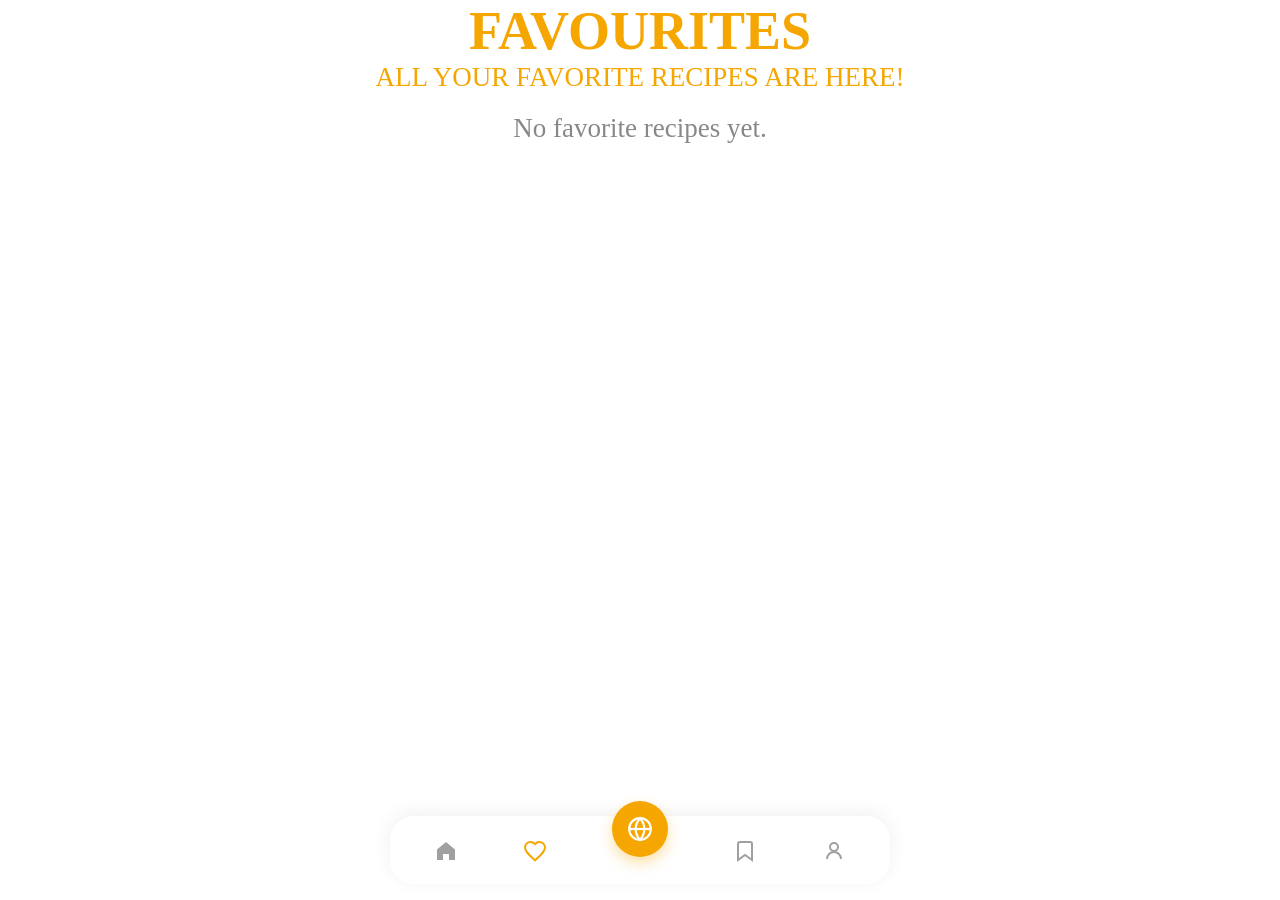
<file: fav.html>
<!DOCTYPE html>
<html lang="en">
<head>
    <meta charset="UTF-8">
    <title>Favourite Page</title>
    <link rel="stylesheet" href="travel.css">
</head>
<body class="footer_pages">

<div>
       <h1>FAVOURITES</h1>
    <p>ALL YOUR FAVORITE RECIPES ARE HERE!</p>
</div>         

<div class="list" id="favoritesList"></div>

     <footer class="bottom-nav">
    <!--Home-->
    <a href="travel.html" class="nav-item" aria-label="Home">
      <svg viewBox="0 0 24 24" fill="currentColor">
        <path d="M12 3l9 7.5v10.5h-6v-6h-6v6H3V10.5L12 3z"/>
      </svg>
    </a>

    <!--Favorites-->
    <a href="fav.html" class="nav-item active" aria-label="Favorites">
      <svg viewBox="0 0 24 24" fill="none" stroke="currentColor" stroke-width="2">
        <path d="M12 21.35l-1.45-1.32C5.4 15.36 2 12.28 2 8.5 2 5.42 4.42 3 7.5 3c1.74 0 3.41.81 4.5 2.09C13.09 3.81 14.76 3 16.5 3 19.58 3 22 5.42 22 8.5c0 3.78-3.4 6.86-8.55 11.54L12 21.35z"/>
      </svg>
    </a>

    <!--Center Globe-->
      <a href="web.html" class="nav-item">
              <button class="center-btn" aria-label="Locate">
      <svg viewBox="0 0 24 24" fill="none" stroke="currentColor" stroke-width="2">
        <circle cx="12" cy="12" r="10"/>
        <line x1="2" y1="12" x2="22" y2="12"/>
        <path d="M12 2a15.3 15.3 0 0 1 4 10 15.3 15.3 0 0 1-4 10 15.3 15.3 0 0 1-4-10 15.3 15.3 0 0 1 4-10z"/>
      </svg>
    </button>
      </a>

    <!-- Bookmark -->
    <a href="save.html" class="nav-item" aria-label="Saved">
      <svg viewBox="0 0 24 24" fill="none" stroke="currentColor" stroke-width="2">
        <path d="M19 21l-7-5-7 5V5a2 2 0 0 1 2-2h10a2 2 0 0 1 2 2z"/>
      </svg>
    </a>

    <!--Profile -->
    <a href="profile.html" class="nav-item" aria-label="Profile">
      <svg viewBox="0 0 24 24" fill="none" stroke="currentColor" stroke-width="2">
        <circle cx="12" cy="8" r="4"/>
        <path d="M5 20c0-3.87 3.13-7 7-7s7 3.13 7 7"/>
      </svg>
    </a>
  </footer>

 <script src="travel.js"></script>
</body>
</html>
</file>
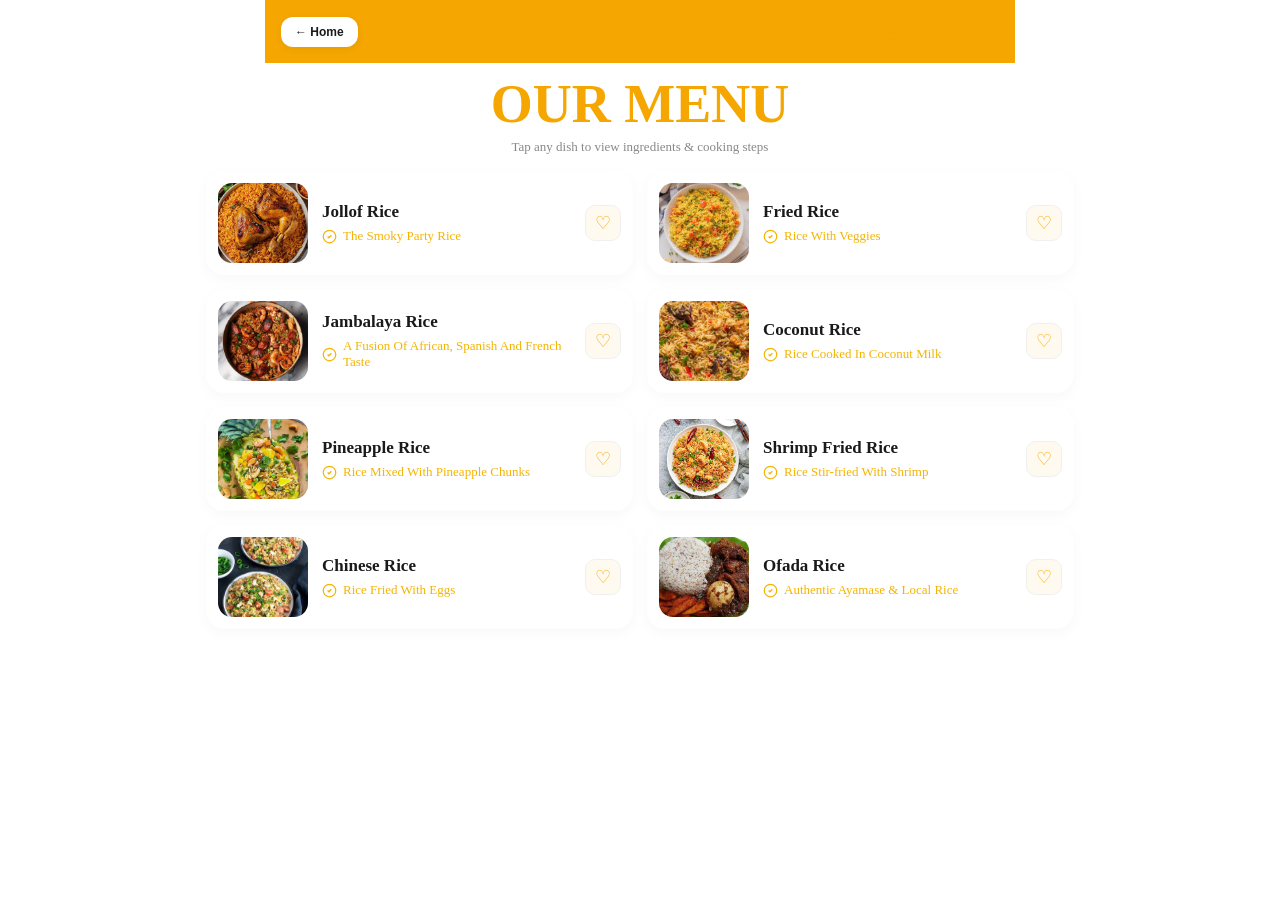
<file: menu.html>
<!DOCTYPE html>
<html lang="en">
<head>
  <meta charset="UTF-8">
  <meta name="viewport" content="width=device-width, initial-scale=1.0">
  <title> Menu Page</title>
  <link rel="stylesheet" href="travel.css">
</head>
<body class="footer_pages">

  <!-- Top Header -->
  <header class="detail-header">
    <a href="travel.html" class="back-btn">← Home</a>
    <span class="guide-badge">Menu Page</span>
  </header>

  <main style="max-width: 900px; margin: 0 auto; padding: 0 16px 90px;">
    <h1 style="color: #f5a600; margin: 10px 0 4px;">OUR MENU</h1>
    <p style="color: #888; font-size: 13px; margin: 0 0 16px;">Tap any dish to view ingredients & cooking steps</p>

    <!-- All Menu Cards Render Here -->
    <section id="fullMenuContainer" class="menu-grid"></section>
  </main>

  <script src="travel.js"></script>
</body>
</html>
</file>
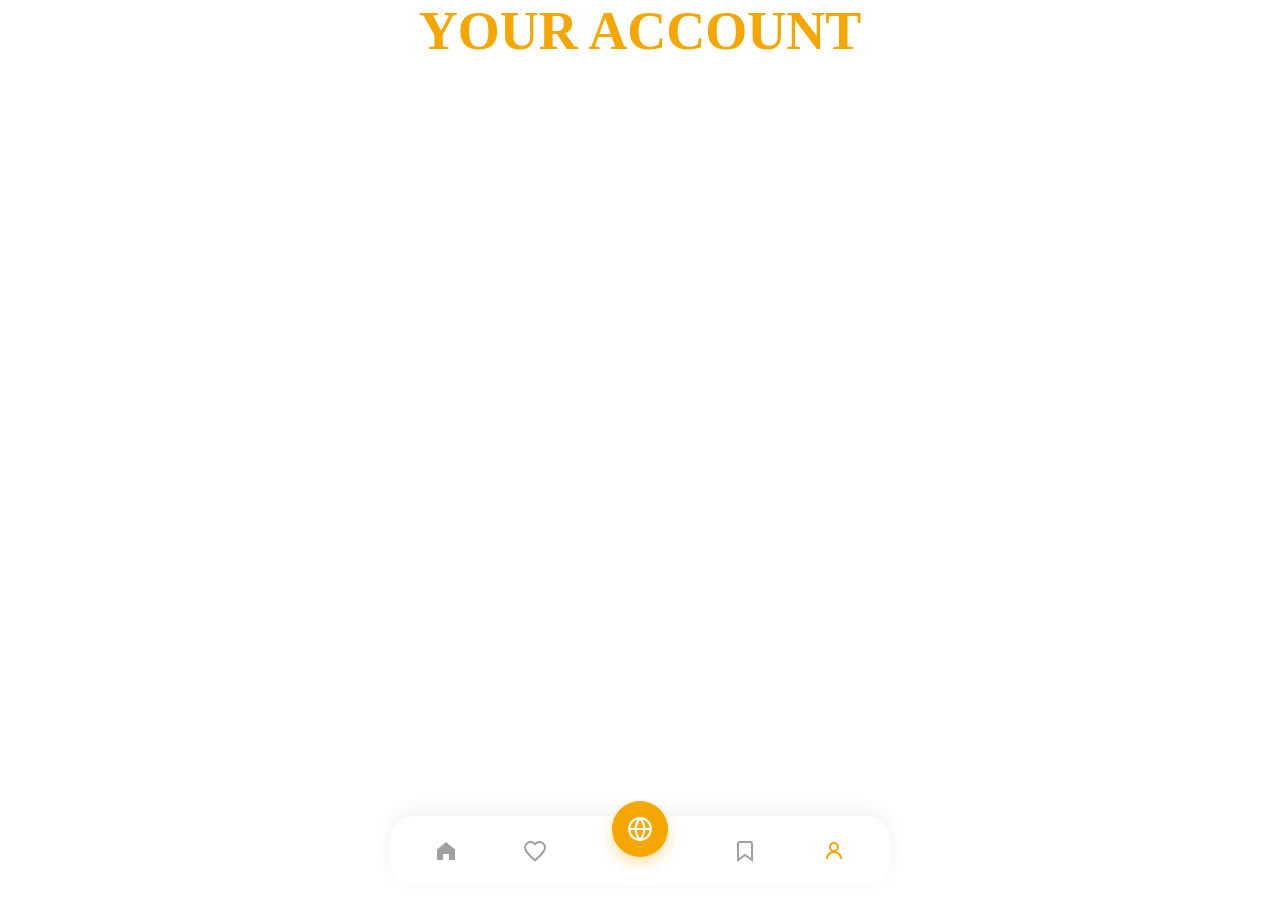
<file: profile.html>
<!DOCTYPE html>
<html lang="en">
<head>
    <meta charset="UTF-8">
    <title>Profile page</title>
   <link rel="stylesheet" href="travel.css">
</head>
<body class="footer_pages">
    <h1>YOUR ACCOUNT</h1>
    
     <footer class="bottom-nav">
    <!--Home-->
    <a href="travel.html" class="nav-item" aria-label="Home">
      <svg viewBox="0 0 24 24" fill="currentColor">
        <path d="M12 3l9 7.5v10.5h-6v-6h-6v6H3V10.5L12 3z"/>
      </svg>
    </a>

    <!--Favorites-->
    <a href="fav.html" class="nav-item" aria-label="Favorites">
      <svg viewBox="0 0 24 24" fill="none" stroke="currentColor" stroke-width="2">
        <path d="M12 21.35l-1.45-1.32C5.4 15.36 2 12.28 2 8.5 2 5.42 4.42 3 7.5 3c1.74 0 3.41.81 4.5 2.09C13.09 3.81 14.76 3 16.5 3 19.58 3 22 5.42 22 8.5c0 3.78-3.4 6.86-8.55 11.54L12 21.35z"/>
      </svg>
    </a>

    <!--Center Globe-->
      <a href="web.html" class="nav-item">
              <button class="center-btn" aria-label="Locate">
      <svg viewBox="0 0 24 24" fill="none" stroke="currentColor" stroke-width="2">
        <circle cx="12" cy="12" r="10"/>
        <line x1="2" y1="12" x2="22" y2="12"/>
        <path d="M12 2a15.3 15.3 0 0 1 4 10 15.3 15.3 0 0 1-4 10 15.3 15.3 0 0 1-4-10 15.3 15.3 0 0 1 4-10z"/>
      </svg>
    </button>
      </a>

    <!-- Bookmark -->
    <a href="save.html" class="nav-item" aria-label="Saved">
      <svg viewBox="0 0 24 24" fill="none" stroke="currentColor" stroke-width="2">
        <path d="M19 21l-7-5-7 5V5a2 2 0 0 1 2-2h10a2 2 0 0 1 2 2z"/>
      </svg>
    </a>

    <!--Profile -->
    <a href="profile.html" class="nav-item active" aria-label="Profile">
      <svg viewBox="0 0 24 24" fill="none" stroke="currentColor" stroke-width="2">
        <circle cx="12" cy="8" r="4"/>
        <path d="M5 20c0-3.87 3.13-7 7-7s7 3.13 7 7"/>
      </svg>
    </a>
  </footer>
    
    
</body>
</html>
</file>
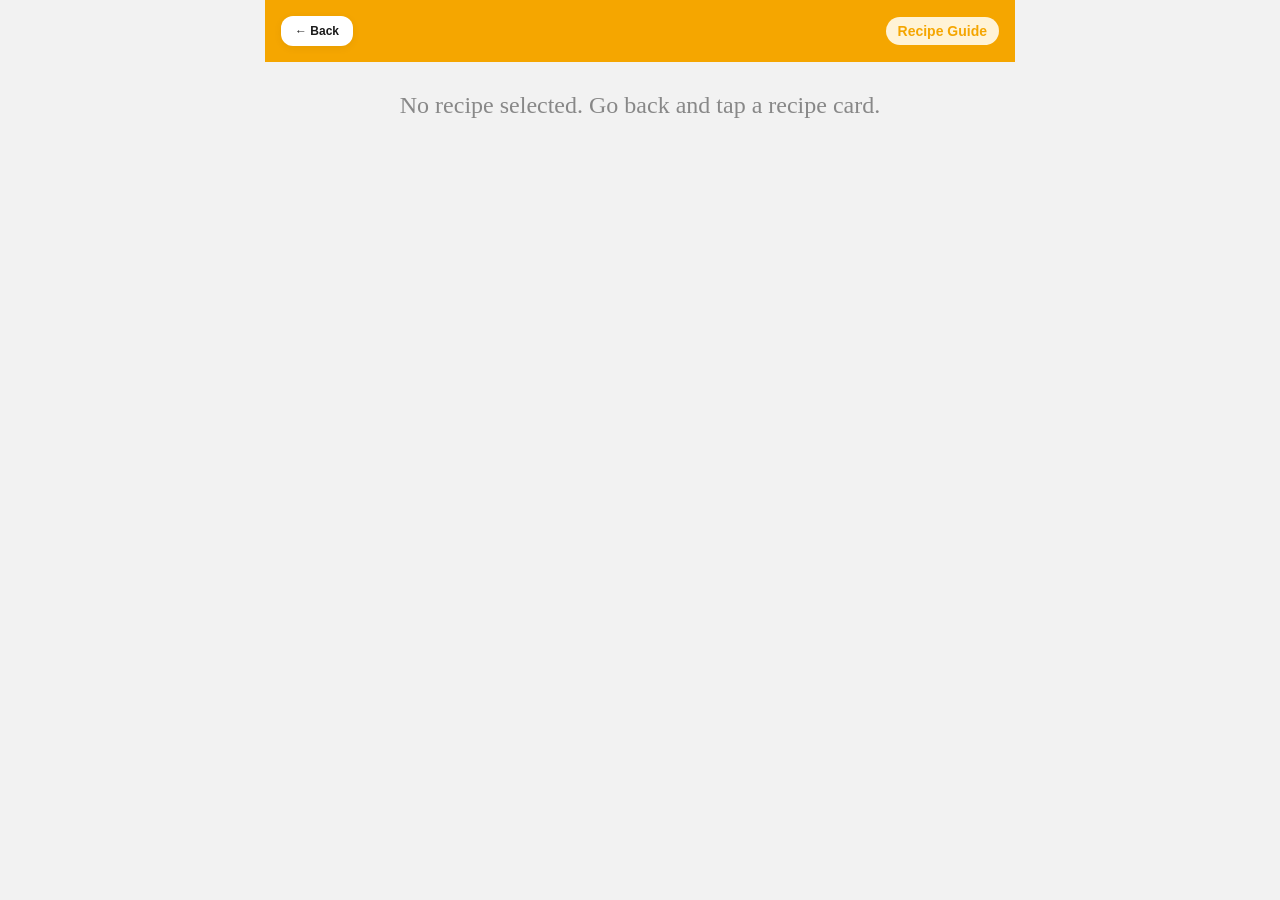
<file: recipe.html>
<!DOCTYPE html>
<html lang="en">
<head>
  <meta charset="UTF-8">
  <meta name="viewport" content="width=device-width, initial-scale=1.0">
  <title>Recipe list Page</title>
  <link rel="stylesheet" href="travel.css">
</head>
<body class="recipe-detail-page">

  <!-- Top Back Bar -->
  <header class="detail-header">
    <a href="travel.html" class="back-btn" aria-label="Go back">← Back</a>
    <span class="detail-badge">Recipe Guide</span>
  </header>

  <!-- Dynamic Recipe Content -->
  <main id="recipeDetailContainer" class="detail-container"></main>

  <script src="travel.js"></script>
</body>
</html>
</file>
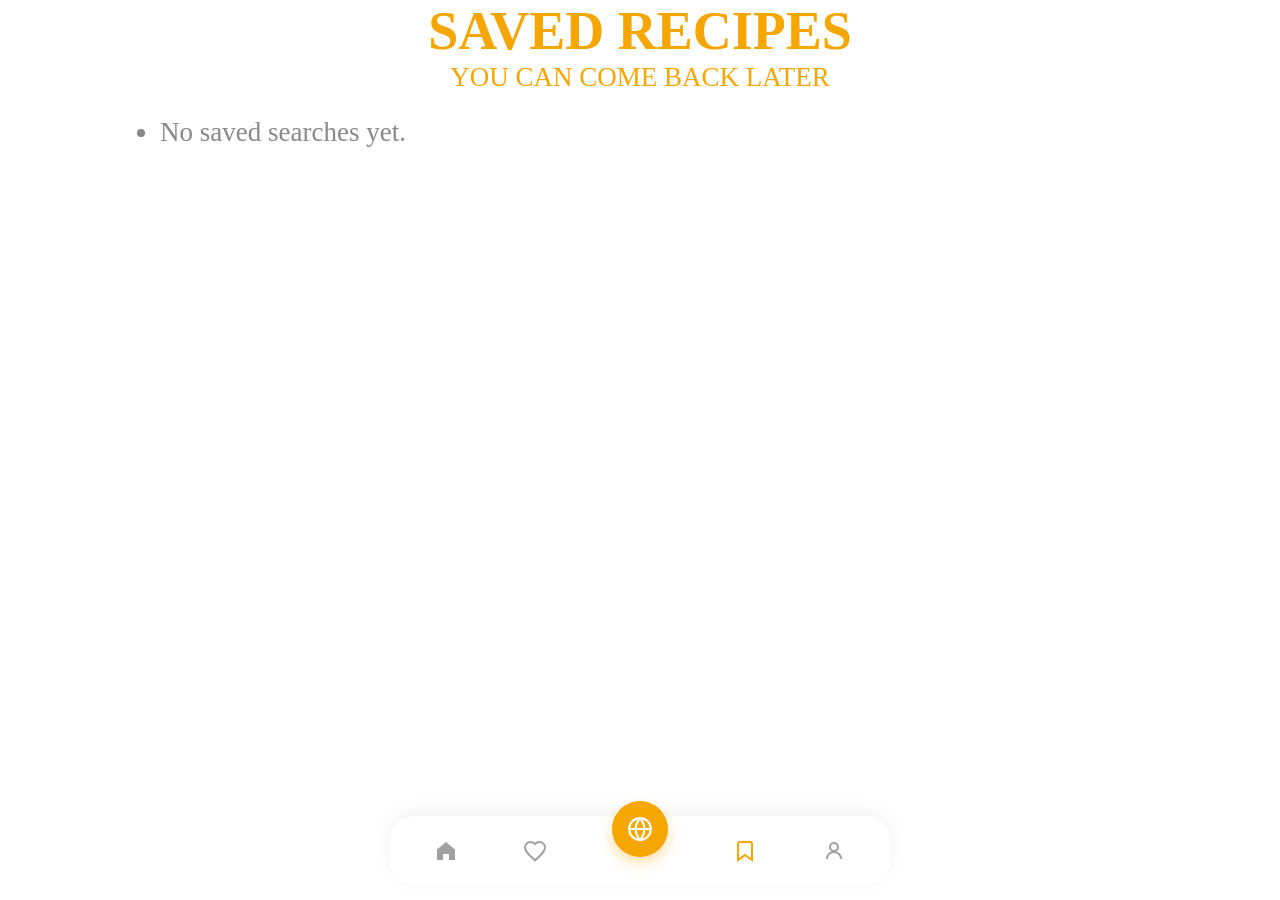
<file: save.html>
<!DOCTYPE html>
<html lang="en">
<head>
    <meta charset="UTF-8">
    <title>Bookmark Page</title>
     <link rel="stylesheet" href="travel.css">
</head>
<body class="footer_pages">
  <div>
        <h1>SAVED RECIPES</h1>
    <p>YOU CAN COME BACK LATER</p>
  </div>
  
    <ul id="savedSearchesList" class="saved-list"></ul>
    
    
              <footer class="bottom-nav">
    <!--Home-->
    <a href="travel.html" class="nav-item" aria-label="Home">
      <svg viewBox="0 0 24 24" fill="currentColor">
        <path d="M12 3l9 7.5v10.5h-6v-6h-6v6H3V10.5L12 3z"/>
      </svg>
    </a>

    <!--Favorites-->
    <a href="fav.html" class="nav-item" aria-label="Favorites">
      <svg viewBox="0 0 24 24" fill="none" stroke="currentColor" stroke-width="2">
        <path d="M12 21.35l-1.45-1.32C5.4 15.36 2 12.28 2 8.5 2 5.42 4.42 3 7.5 3c1.74 0 3.41.81 4.5 2.09C13.09 3.81 14.76 3 16.5 3 19.58 3 22 5.42 22 8.5c0 3.78-3.4 6.86-8.55 11.54L12 21.35z"/>
      </svg>
    </a>

    <!--Center Globe-->
      <a href="web.html" class="nav-item">
              <button class="center-btn" aria-label="Locate">
      <svg viewBox="0 0 24 24" fill="none" stroke="currentColor" stroke-width="2">
        <circle cx="12" cy="12" r="10"/>
        <line x1="2" y1="12" x2="22" y2="12"/>
        <path d="M12 2a15.3 15.3 0 0 1 4 10 15.3 15.3 0 0 1-4 10 15.3 15.3 0 0 1-4-10 15.3 15.3 0 0 1 4-10z"/>
      </svg>
    </button>
      </a>

    <!-- Bookmark -->
    <a href="save.html" class="nav-item active" aria-label="Saved">
      <svg viewBox="0 0 24 24" fill="none" stroke="currentColor" stroke-width="2">
        <path d="M19 21l-7-5-7 5V5a2 2 0 0 1 2-2h10a2 2 0 0 1 2 2z"/>
      </svg>
    </a>

    <!--Profile -->
    <a href="profile.html" class="nav-item" aria-label="Profile">
      <svg viewBox="0 0 24 24" fill="none" stroke="currentColor" stroke-width="2">
        <circle cx="12" cy="8" r="4"/>
        <path d="M5 20c0-3.87 3.13-7 7-7s7 3.13 7 7"/>
      </svg>
    </a>
  </footer>
    
    <script src="travel.js"></script>
</body>
</html>
</file>
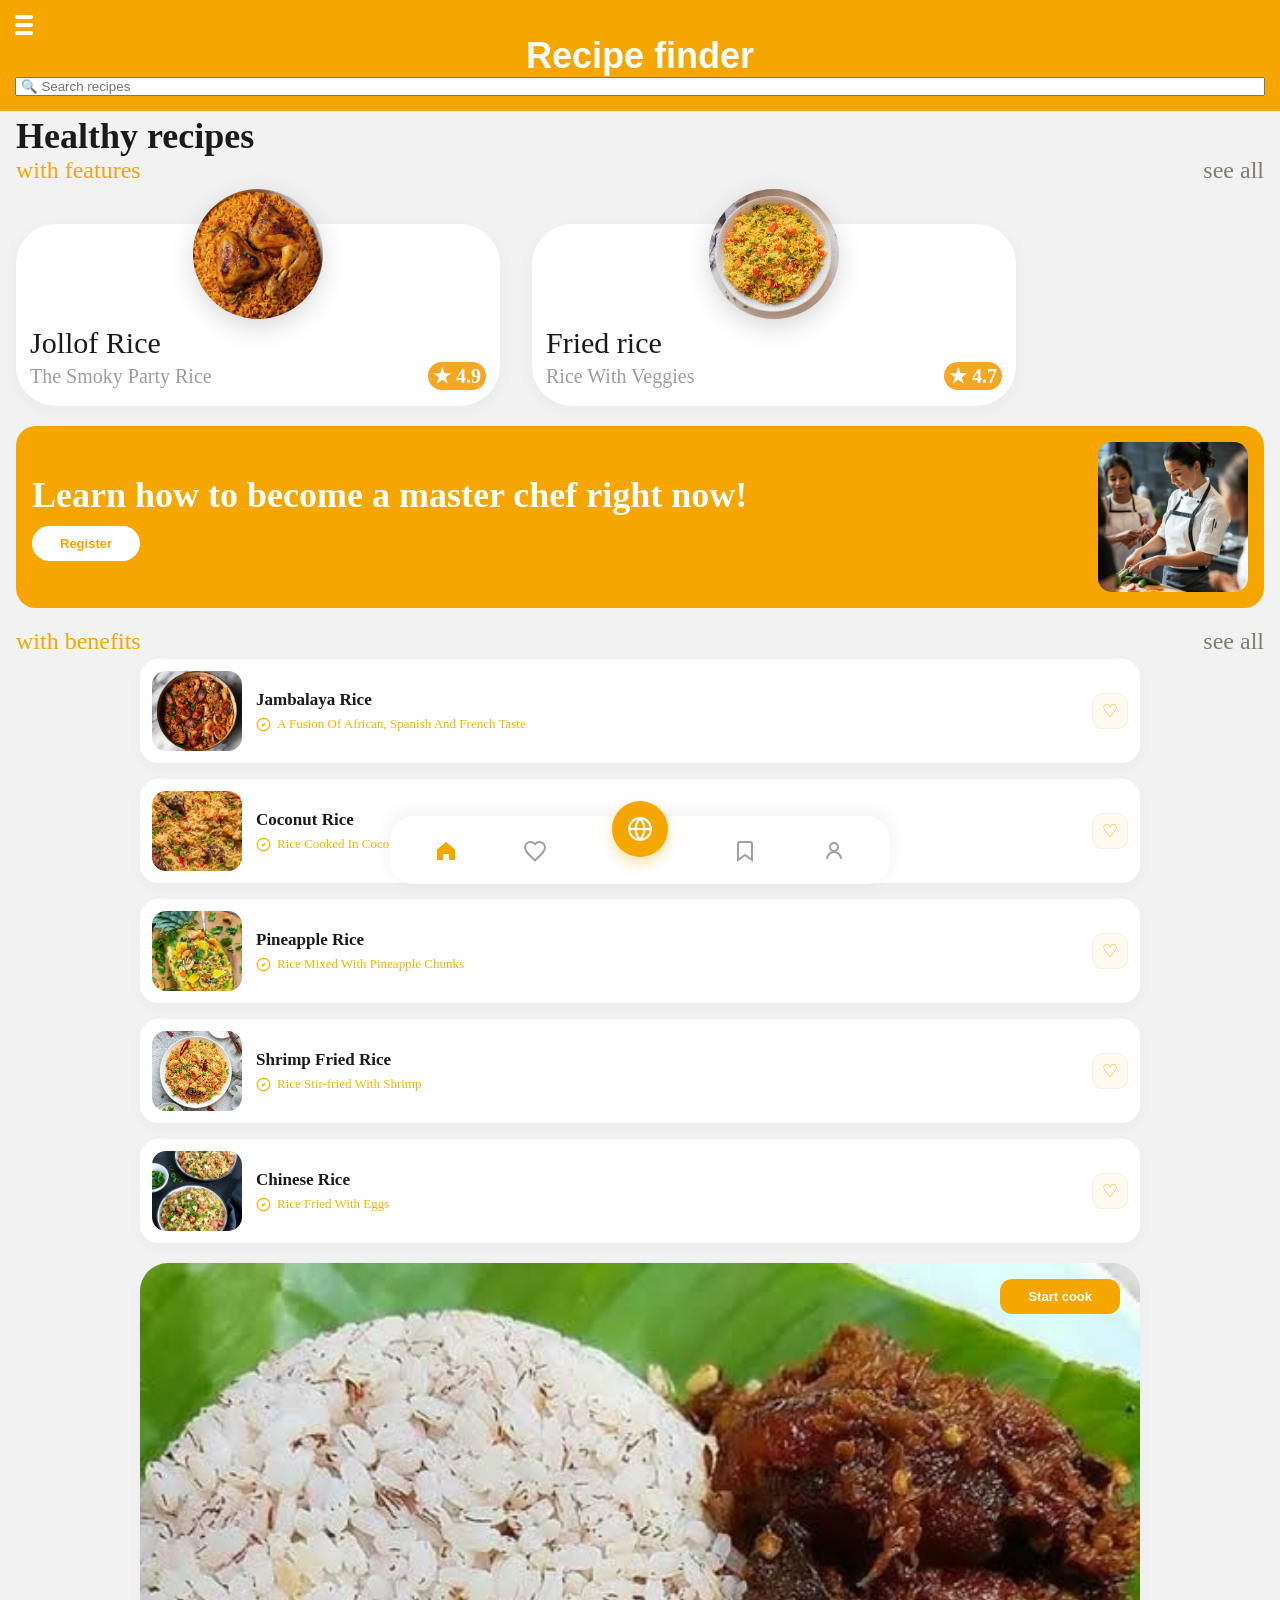
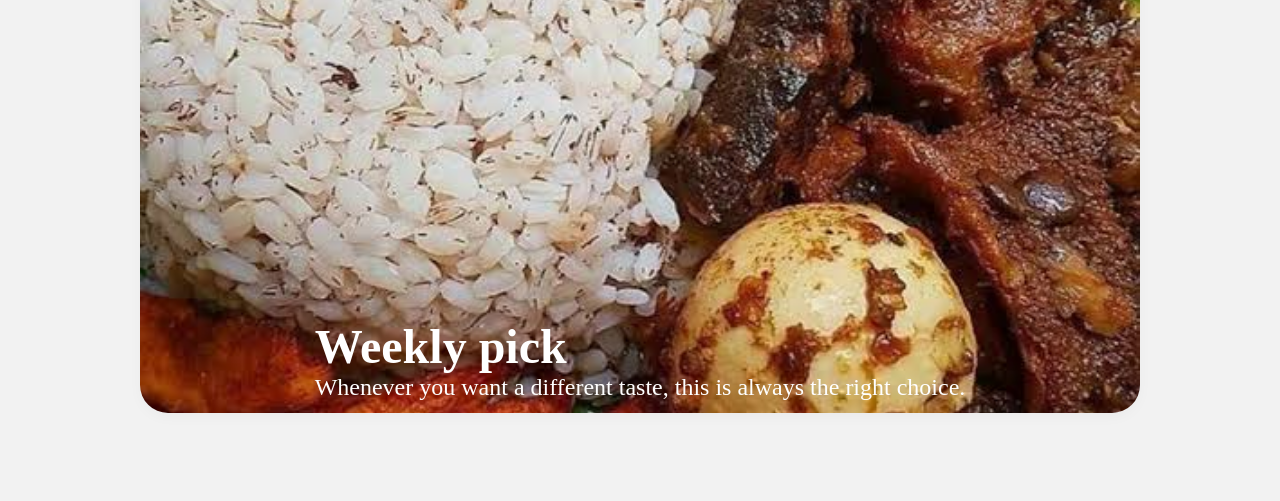
<file: travel.html>
<!DOCTYPE html>
<html lang="en">
<head>
    <meta charset="UTF-8">
    <title>Catalog page</title>
    <link rel="stylesheet" href="travel.css">
</head>
<body>
    <header>
  <!-- Hamburger Button -->
  <button class="menu-btn" id="menuBtn" aria-label="Toggle Navigation">
    <span class="bar"></span>
    <span class="bar"></span>
    <span class="bar"></span>
  </button>

  <!-- Slide-down or Slide-in Nav Menu -->
  <nav class="nav-links" id="navLinks">
    <a href="menu.html">Menu</a>
    <a href="web.html">Delivery</a>
  </nav>
        <h2> <b>Recipe</b> finder</h2>
        <input type="text" placeholder=" 🔍 Search recipes" id="searchInput">
        <!-- Live Search Results as a List -->
  <ul id="searchResultsList" class="results-list"></ul>
    </header>
    
    <div class="first-line">
        <h2> Healthy recipes</h2>
        <span class="detail">
            <p style="color:#f5a600;">with features</p>
         <a href="menu.html" style="text-decoration: none; <!-- to removes the underline -->
  color: #888888; ">
            <p style="color:#342d1a98;">see all</p>
          </a>
        </span>        
        
  <div class="card-grid">

    <!-- Card 1 -->   
         <div class="recipe-card">
      <img src="jollof.jpg" alt="Jollof Rice" class="food-img">
      <div class="card-info">
        <h3 class="title">Jollof Rice</h3>
        <div class="bottom-row">
          <span class="subtitle">The Smoky Party Rice</span>
          <span class="rating-badge">★ 4.9</span>
        </div>
      </div>
    </div>       
        <!-- Card 2 -->
    <div class="recipe-card">
      <img src="Fried.jpg" alt="Fried Rice" class="food-img">
      <div class="card-info">
        <h3 class="title">Fried rice</h3>
        <div class="bottom-row">
          <span class="subtitle">Rice With Veggies </span>
          <span class="rating-badge">★ 4.7</span>
        </div>
      </div>
    </div>
    
    </div>
         
    </div>
    <nav>
      <div>
           <h2>Learn how to become a master chef right now!</h2>
        <button id="openRegisterBtn">Register</button>
      </div>
      
       <img src="chef.jpg" alt="chef cooking">
    </nav>
    
<div id="registerModal" class="modal-overlay" style="display: none;">
  <div class="modal-box">
    <span id="closeModalBtn" class="close-modal">&times;</span>
    <h3>Master Chef Class</h3>
    <p>Enter your details to reserve your spot!</p>
    <form id="registerForm">
      <input type="text" id="regName" placeholder="Your Full Name" required>
      <input type="email" id="regEmail" placeholder="Your Email Address" required>
      <button type="submit" class="submit-reg-btn">Join Now</button>
    </form>
  </div>
</div>
   
   <div class="second-line">
          <span class="detail">
            <p style="color:#f5a600;">with benefits</p>
         <a href="menu.html" style="text-decoration: none; <!-- to removes the underline -->
         
  color: #888888; ">
            <p style="color:#342d1a98;">see all</p>
          </a>
        </span>        
   </div>
   
 <section class="list">

 <!-- Item 1 -->
    <div class="recipe-item">
      <img src="jambalaya.jpg" alt="Jambalaya Rice" class="recipe-img">
      <div class="recipe-details">
        <h3 class="recipe-title">Jambalaya Rice</h3>
        <div class="benefit-row">
          <svg class="check-icon" viewBox="0 0 24 24" fill="none" stroke="currentColor" stroke-width="2">
            <circle cx="12" cy="12" r="10"/>
            <path d="M9 12l2 2 4-4"/>
          </svg>
          <span>A Fusion Of African, Spanish And French Taste</span>
        </div>
        </div>
          <button type="button" class="heart-btn" aria-label="Add to favorites">♡</button>
    </div>
    
    <!-- Item 2 -->
    <div class="recipe-item">
      <img src="coconut.jpg" alt="Coconut Rice" class="recipe-img">
      <div class="recipe-details">
        <h3 class="recipe-title">Coconut Rice</h3>
        <div class="benefit-row">
          <svg class="check-icon" viewBox="0 0 24 24" fill="none" stroke="currentColor" stroke-width="2">
            <circle cx="12" cy="12" r="10"/>
            <path d="M9 12l2 2 4-4"/>
          </svg>
    <span>Rice Cooked In Coconut Milk</span>
        </div>
      </div>
      <button type="button" class="heart-btn" aria-label="Add to favorites">♡</button>
    </div>

    <!-- Item 3 -->
    <div class="recipe-item">
      <img src="pineapple.jpg" alt="Pineapple Rice" class="recipe-img">
      <div class="recipe-details">
        <h3 class="recipe-title">Pineapple Rice</h3>
        <div class="benefit-row">
          <svg class="check-icon" viewBox="0 0 24 24" fill="none" stroke="currentColor" stroke-width="2">
            <circle cx="12" cy="12" r="10"/>
            <path d="M9 12l2 2 4-4"/>
          </svg>
          <span>Rice Mixed With Pineapple Chunks</span>
        </div>
      </div>
     <button type="button" class="heart-btn" aria-label="Add to favorites">♡</button>
    </div>


  <!-- Item 4 -->
    <div class="recipe-item">
      <img src="shrimp.jpg" alt="Shrimp Fried Rice" class="recipe-img">
      <div class="recipe-details">
        <h3 class="recipe-title">Shrimp Fried Rice</h3>
        <div class="benefit-row">
          <svg class="check-icon" viewBox="0 0 24 24" fill="none" stroke="currentColor" stroke-width="2">
            <circle cx="12" cy="12" r="10"/>
            <path d="M9 12l2 2 4-4"/>
          </svg>
          <span>Rice Stir-fried With Shrimp</span>
        </div>
      </div>
    <button type="button" class="heart-btn" aria-label="Add to favorites">♡</button>
    </div>
    
      <!-- Item 5 -->
    <div class="recipe-item">
      <img src="Chinese.jpg" alt="Chinese Rice" class="recipe-img">
      <div class="recipe-details">
        <h3 class="recipe-title">Chinese Rice</h3>
        <div class="benefit-row">
          <svg class="check-icon" viewBox="0 0 24 24" fill="none" stroke="currentColor" stroke-width="2">
            <circle cx="12" cy="12" r="10"/>
            <path d="M9 12l2 2 4-4"/>
          </svg>
          <span>Rice Fried With Eggs</span>
        </div>
      </div>
    <button type="button" class="heart-btn" aria-label="Add to favorites">♡</button>
    </div>
       
 </section>
    
    <div class="week">
        <button id="startCookBtn" class="week_button">Start cook</button>
        
        <div class="adjust">
            <h1>Weekly pick</h1>
        <p>Whenever you want a different taste, this is always the right choice.</p>
        </div>
 
    </div>
    
     <footer class="bottom-nav">
    <!--Home-->
    <a href="travel.html" class="nav-item active" aria-label="Home">
      <svg viewBox="0 0 24 24" fill="currentColor">
        <path d="M12 3l9 7.5v10.5h-6v-6h-6v6H3V10.5L12 3z"/>
      </svg>
    </a>

    <!--Favorites-->
    <a href="fav.html" class="nav-item" aria-label="Favorites">
      <svg viewBox="0 0 24 24" fill="none" stroke="currentColor" stroke-width="2">
        <path d="M12 21.35l-1.45-1.32C5.4 15.36 2 12.28 2 8.5 2 5.42 4.42 3 7.5 3c1.74 0 3.41.81 4.5 2.09C13.09 3.81 14.76 3 16.5 3 19.58 3 22 5.42 22 8.5c0 3.78-3.4 6.86-8.55 11.54L12 21.35z"/>
      </svg>
    </a>

    <!--Center Globe-->
      <a href="web.html" class="nav-item">
              <button class="center-btn" aria-label="Locate">
      <svg viewBox="0 0 24 24" fill="none" stroke="currentColor" stroke-width="2">
        <circle cx="12" cy="12" r="10"/>
        <line x1="2" y1="12" x2="22" y2="12"/>
        <path d="M12 2a15.3 15.3 0 0 1 4 10 15.3 15.3 0 0 1-4 10 15.3 15.3 0 0 1-4-10 15.3 15.3 0 0 1 4-10z"/>
      </svg>
    </button>
      </a>

    <!-- Bookmark -->
    <a href="save.html" class="nav-item" aria-label="Saved">
      <svg viewBox="0 0 24 24" fill="none" stroke="currentColor" stroke-width="2">
        <path d="M19 21l-7-5-7 5V5a2 2 0 0 1 2-2h10a2 2 0 0 1 2 2z"/>
      </svg>
    </a>

    <!--Profile -->
    <a href="profile.html" class="nav-item" aria-label="Profile">
      <svg viewBox="0 0 24 24" fill="none" stroke="currentColor" stroke-width="2">
        <circle cx="12" cy="8" r="4"/>
        <path d="M5 20c0-3.87 3.13-7 7-7s7 3.13 7 7"/>
      </svg>
    </a>
  </footer>
    
    <script src="travel.js"></script>
</body>
</html>
</file>
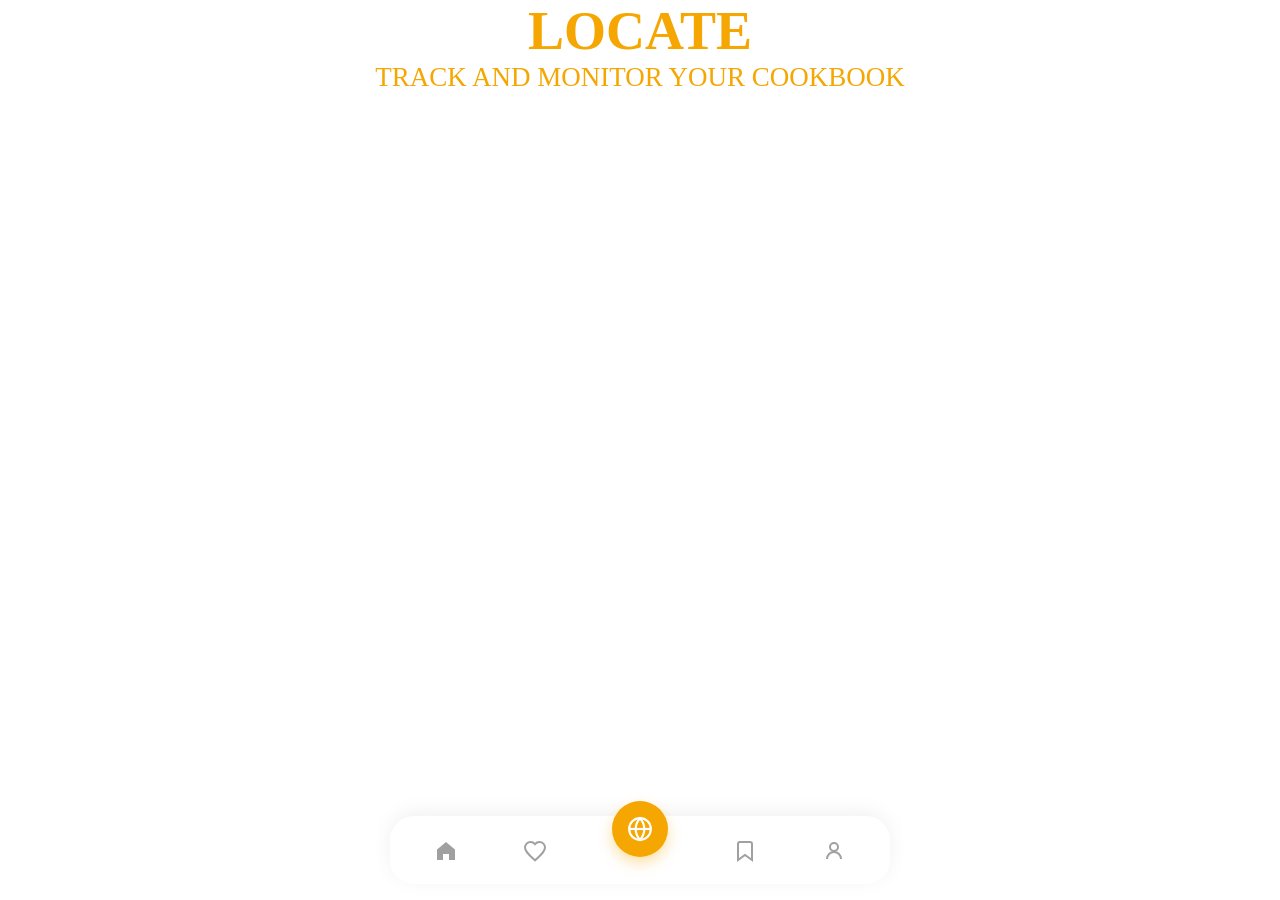
<file: web.html>
<!DOCTYPE html>
<html lang="en">
<head>
    <meta charset="UTF-8">
    <title>Delivery page</title>
    <link rel="stylesheet" href="travel.css">
</head>
<body class="footer_pages">
    <h1>LOCATE</h1>
    <p>TRACK AND MONITOR YOUR COOKBOOK</p>
         <footer class="bottom-nav">
    <!--Home-->
    <a href="travel.html" class="nav-item" aria-label="Home">
      <svg viewBox="0 0 24 24" fill="currentColor">
        <path d="M12 3l9 7.5v10.5h-6v-6h-6v6H3V10.5L12 3z"/>
      </svg>
    </a>

    <!--Favorites-->
    <a href="fav.html" class="nav-item" aria-label="Favorites">
      <svg viewBox="0 0 24 24" fill="none" stroke="currentColor" stroke-width="2">
        <path d="M12 21.35l-1.45-1.32C5.4 15.36 2 12.28 2 8.5 2 5.42 4.42 3 7.5 3c1.74 0 3.41.81 4.5 2.09C13.09 3.81 14.76 3 16.5 3 19.58 3 22 5.42 22 8.5c0 3.78-3.4 6.86-8.55 11.54L12 21.35z"/>
      </svg>
    </a>

    <!--Center Globe-->
      <a href="web.html" class="nav-item active">
              <button class="center-btn" aria-label="Locate">
      <svg viewBox="0 0 24 24" fill="none" stroke="currentColor" stroke-width="2">
        <circle cx="12" cy="12" r="10"/>
        <line x1="2" y1="12" x2="22" y2="12"/>
        <path d="M12 2a15.3 15.3 0 0 1 4 10 15.3 15.3 0 0 1-4 10 15.3 15.3 0 0 1-4-10 15.3 15.3 0 0 1 4-10z"/>
      </svg>
    </button>
      </a>

    <!-- Bookmark -->
    <a href="save.html" class="nav-item" aria-label="Saved">
      <svg viewBox="0 0 24 24" fill="none" stroke="currentColor" stroke-width="2">
        <path d="M19 21l-7-5-7 5V5a2 2 0 0 1 2-2h10a2 2 0 0 1 2 2z"/>
      </svg>
    </a>

    <!--Profile -->
    <a href="profile.html" class="nav-item" aria-label="Profile">
      <svg viewBox="0 0 24 24" fill="none" stroke="currentColor" stroke-width="2">
        <circle cx="12" cy="8" r="4"/>
        <path d="M5 20c0-3.87 3.13-7 7-7s7 3.13 7 7"/>
      </svg>
    </a>
  </footer>
    
    
</body>
</html>
</file>
<file: travel.css>
* {
  margin: 0;
  padding: 0;
  box-sizing: border-box;
}
body{
    font-size: 1.5rem;
    background-color: #f2f2f2;
    min-height: 100vh;
  font-family: Lexend Deca;
  color: #ffffff;
  padding-bottom: 68px;
}

header{
  background-color:#f5a600;
  font-family: sans-serif;
  padding: 15px;
  display: flex;
  flex-direction: column;
  justify-content: center;
  text-align: center;
}

/* Button Container */
.menu-btn {
  width: 25px;
  height: 20px;
  background: transparent;
  border: none;
  cursor: pointer;
  display: flex;
  flex-direction: column;
  justify-content: space-between;
  padding: 0;
}

/* The Three Lines */
.bar {
  width: 70%;
  height: 4px;
  background-color: #ffffff;
  border-radius: 4px;
  transition: all 0.3s ease-in-out;
}

/* =========================================
   Animation: Transforming into an "X"
   ========================================= */

/* Top bar: tilts down 45 degrees and moves down */
.menu-btn.active .bar:nth-child(1) {
  transform: translateY(14px) rotate(45deg);
}

/* Middle bar: fades out */
.menu-btn.active .bar:nth-child(2) {
  opacity: 0;
}

/* Bottom bar: tilts up 45 degrees and moves up */
.menu-btn.active .bar:nth-child(3) {
  transform: translateY(-14px) rotate(-45deg);
}

/* =========================================
   Navigation Menu 
   ======================================== */
.nav-links {
  display: none;
  flex-direction: column;
  justify-content:left;
  text-align: left;
  gap: 16px;
  margin-top: 24px;
  
}

/* Show menu when active */
.nav-links.open {
  display: flex;
}

.nav-links a {
  color: #ffffff;
  text-decoration: none;
  font-size: 18px;
}

.nav-links a:hover {
  color: #a8c7fa;
}

.detail{
    display: flex; 
    justify-content: space-between; 
}

.first-line{
    padding: 4px 16px;
    color: #1a1a1a;
}

  /* Grid layout holding the recipe cards side-by-side */
    .card-grid {
      display: flex;
      gap: 32px;
      width: 100%;
      max-width: 1000px;
      height: auto;
    }

    /* The White Card Base */
.recipe-card {
      background-color: #ffffff;
      border-radius: 40px;
      padding: 0 14px 16px 14px;
      flex: 1;
      display: flex;
      flex-direction: column;
      align-items: center;
      box-shadow: 0 4px 16px rgba(0, 0, 0, 0.04);
      margin-top: 40px;
  cursor: pointer;
  transition: transform 0.15s ease;
}

.recipe-card:active {
  transform: scale(0.98);
}
 
    /* Floating Circular Plate */
 .food-img {
    width: 82%; 
      max-width: 130px;
      aspect-ratio: 1 / 1;
      height: auto;
      border-radius: 50%;
      object-fit: cover;
      margin-top: -35px; 
      filter: drop-shadow(0 8px 12px rgba(0, 0, 0, 0.15)); 
      margin-bottom: 7px;
    }

    /* Text & Rating Area */
    .card-info {
      width: 100%;
      text-align: left;
    }

    .title {
      font-size: 30px;
      font-weight: 500;
      color: #1a1a1a;
      margin-bottom: 2px;
    }

    .bottom-row {
      display: flex;
      justify-content: space-between;
      align-items: center;
   } 

    .subtitle {
      font-size: 20px;
      color: #9e9e9e;
    }

    /* Yellow Star Rating Pill */
    .rating-badge {
      display: inline-flex;
      align-items: center;
      gap: 10px;
      background-color: #f5a623;
      color: #ffffff;
      font-size: 20px;
      font-weight: bold;
      padding: 2px 5px;
      border-radius: 20px;
   white-space: nowrap; /* Keeps ★ and 4.9 on the same horizontal line */
  flex-shrink: 0;
  }

  /* Orange Banner Section */
 nav {
  display: flex;
  flex-direction: row;
  align-items: center;
  justify-content: space-between;
  gap: 12px;
  background-color: #f5a600;
  border-radius: 20px;
  padding: 16px;
  margin: 16px;
  overflow: hidden;
  box-sizing: border-box;
}

    /* Left Text & Button Area */
nav div {
  flex: 1;
  min-width: 0; /* Allows text to stay beside the picture well */
  display: flex;
  flex-direction: column;
  align-items: flex-start;
  gap: 10px;
}

nav div button {
      background-color: #ffffff;
      color: #f5a600;
      border: none;
      padding: 10px 28px;
      border-radius: 20px;
      font-size: 13px;
      font-weight: 800;
      cursor: pointer;
    }
    
 nav img{
  position: static; /* Removes any position that causes overlap */
  width: 40%;
  max-width: 150px;
  min-width: 105px;
  height: auto;
  aspect-ratio: 1 / 1;
  object-fit: cover;
  border-radius: 14px;
  flex-shrink: 0; /* Prevents the image from getting squeezed */
}
 
 /* this is for the pop-up in the register button*/
 .modal-overlay {
  position: fixed;
  inset: 0;
  background: rgba(0, 0, 0, 0.55);
  display: flex;
  justify-content: center;
  align-items: center;
  z-index: 9999;
  padding: 16px;
  color: #f5a600;
}

.modal-box {
  background: #ffffff;
  padding: 24px;
  border-radius: 20px;
  width: 100%;
  max-width: 360px;
  position: relative;
  text-align: center;
  box-shadow: 0 8px 25px rgba(0, 0, 0, 0.15);
}

.close-modal {
  position: absolute;
  top: 14px;
  right: 18px;
  font-size: 24px;
  cursor: pointer;
  color: #888;
}

#registerForm {
  display: flex;
  flex-direction: column;
  gap: 12px;
  margin-top: 14px;
}

#registerForm input {
  padding: 12px;
  border: 1px solid #ddd;
  border-radius: 12px;
  font-size: 14px;
}

.submit-reg-btn {
  background-color: #f5a600;
  color: #ffffff;
  border: none;
  padding: 12px;
  border-radius: 999px;
  font-weight: 700;
  cursor: pointer;
}

 /* this is the second line */
 .second-line {
     padding: 4px 16px;
 }
 
 /* this is for the list of recipes*/
.list {
  display: flex;
  flex-direction: column;
  gap: 16px;
  width: 100%;
  max-width: 1000px;
  margin: 0 auto;
  box-sizing: border-box;
}

/* Individual white card */
.recipe-item {
  background-color: #ffffff;
  border-radius: 18px;
  padding: 12px;
  display: flex;
  align-items: center;
  gap: 14px;
  width: 100%;
  cursor: pointer;
  transition: transform 0.15s ease, box-shadow 0.2s ease;
  box-sizing: border-box;
  box-shadow: 0 4px 14px rgba(0, 0, 0, 0.03);
}

 /* Make cards feel interactive when tapped*/
 .recipe-item:active {
  transform: scale(0.985);
}

/* Rounded rectangular food thumbnail */
.recipe-img {
  width: 90px;
  height: 80px;
  border-radius: 14px;
  object-fit: cover;
  flex-shrink: 0;
}

/* Middle text column */
.recipe-details {
  display: flex;
  flex-direction: column;
  gap: 6px;
  flex: 1;
  min-width: 0;
  text-align: left;
}

.recipe-title {
  font-size: clamp(15px, 2.5vw, 17px);
  font-weight: 700;
  color: #1a1a1a;
  margin: 0;
  text-align: left;
}

/* Recipe Details Page Layout */
header.detail-header {
  display: flex;
  flex-direction: row;
  justify-content: space-between;
  align-items: center;
  width: 100%;
  max-width: 750px;
  margin: 0 auto;
  padding: 16px;
  box-sizing: border-box;
}

.back-btn {
  text-decoration: none;
  background-color: #ffffff;
  color: #1a1a1a;
  padding: 8px 14px;
  border-radius: 12px;
  font-weight: 700;
  font-size: 12px;
  box-shadow: 0 2px 8px rgba(0, 0, 0, 0.06);
}

.detail-badge {
  background-color: #fff3d6;
  color: #f5a600;
  padding: 6px 12px;
  border-radius: 20px;
  font-size: 14px;
  font-weight: 700;
}

.detail-container {
  max-width: 750px;
  margin: 0 auto;
  padding: 0 16px 40px;
  box-sizing: border-box;
}

.detail-hero-img {
  width: 100%;
  height: 240px;
  object-fit: cover;
  border-radius: 20px;
  box-shadow: 0 6px 18px rgba(0, 0, 0, 0.08);
}

.detail-card {
  background-color: #ffffff;
  border-radius: 20px;
  padding: 20px;
  margin-top: 16px;
  box-shadow: 0 4px 14px rgba(0, 0, 0, 0.04);
}

.detail-title {
  margin: 0 0 6px 0;
  font-size: clamp(22px, 4vw, 28px);
  color: #1a1a1a;
}

.detail-subtitle {
  margin: 0 0 14px 0;
  color: #f5a600;
  font-weight: 600;
  font-size: 14px;
}

.detail-meta {
  display: flex;
  gap: 12px;
  flex-wrap: wrap;
  margin-bottom: 18px;
}

.meta-pill {
  background-color: #f7f3ec;
  color: #1a1a1a;
  padding: 6px 12px;
  border-radius: 10px;
  font-size: 13px;
  font-weight: 600;
}

.detail-section-title {
  font-size: 17px;
  color: #1a1a1a;
  margin: 18px 0 10px 0;
}

.detail-ingredients,
.detail-steps {
  padding-left: 20px;
  margin: 0;
  color: #444444;
  line-height: 1.7;
  font-size: 15px;
}

.detail-steps li {
  margin-bottom: 8px;
}

/* Yellow/gold benefit line with check icon */
.benefit-row {
  display: flex;
  align-items: center;
  gap: 6px;
  color: #f5b400;
  font-size: clamp(12px, 2vw, 13px);
  font-weight: 500;
}

.check-icon {
  width: 15px;
  height: 15px;
  flex-shrink: 0;
}

/* Heart button pinned to the right end of the card */
.heart-btn {
  margin-left: auto;
  flex-shrink: 0;
  width: 36px;
  height: 36px;
  border-radius: 10px;
  border: 1px solid #f0f0f0;
  background-color: #fffaf0;
  color: #f5a600;
  font-size: 18px;
  display: flex;
  align-items: center;
  justify-content: center;
  cursor: pointer;
  transition: background-color 0.2s ease, color 0.2s ease;
}

.heart-btn.liked {
  background-color: #f5a600;
  color: #ffffff;
  border-color: #f5a600;
}

/* Responsive adjustment for very narrow mobile screens (320px - 380px) */
@media (max-width: 380px) {
  .recipe-item {
    gap: 10px;
    padding: 10px;
  }
  .recipe-img {
    width: 72px;
    height: 70px;
  }
}
    
  /* the weekly order */
  .week{
      display: flex;
      flex-direction: column;
      justify-content: flex-end;
      align-items: center;
      position: relative;
      
  width: 100%;
  max-width: 1000px;  
  height: auto; 
  aspect-ratio: 4 / 3;
  margin: 20px auto;
  
      background-image:url("ofada.jpg");
      background-repeat: no-repeat;            
    background-size: cover;
   
      border-radius: 28px;
      padding: 12px;
      gap: 18px;
      box-shadow: 0 4px 14px rgba(0, 0, 0, 0.03);
  }
  
  .week_button{
      background-color: #f5a600;
      color: #ffffff;
      border: none;
      padding: 10px 28px;
      border-radius: 12px;
      font-size: 13px;
      font-weight: 700;
      cursor: pointer;
      position: absolute;
      top: 16px;
      right:20px;
  }
  
  .adjust {
      text-align: left;
      margin-top: auto;
  }
  
    /* Footer Container */
.bottom-nav {
      position: fixed;
      bottom: 0;
      left: 50%;
      transform: translateX(-50%); 
      width: 100%;
      max-width: 500px; 
      height: 68px;
      background-color: #ffffff;
      border-radius: 24px 24px 0 0;
      box-shadow: 0 -4px 20px rgba(0, 0, 0, 0.06);
      display: flex;
      justify-content: space-around;
      align-items: center;
      padding: 10px 12px 8px;
      z-index: 100;
 }

    /* Standard Nav Icons */
.nav-item {
      background: none;
      border: none;
      color: #a0a0a0;
      display: flex;
      align-items: center;
      justify-content: center;
      cursor: pointer;
      padding: 8px;
      text-decoration: none;
    }

    /* Active Icon (To be in Orange) */
.nav-item.active {
      color: #f5a600;
    }

.nav-item svg {
      width: 24px;
      height: 24px;
    }

    /* Raised Center Globe Button */
.center-btn {
      width: 56px;
      height: 56px;
      border-radius: 50%;
      background-color: #f5a600;
      color: #ffffff;
      border: none;
      display: flex;
      align-items: center;
      justify-content: center;
      transform: translateY(-22px);
      box-shadow: 0 6px 14px rgba(245, 166, 0, 0.35);
      cursor: pointer;
      flex-shrink: 0;
    }

.center-btn svg {
      width: 26px;
      height: 26px;
    }

    /* Floating Pill Look */
@media (min-width: 540px) {
      .bottom-nav {
        bottom: 16px;
        border-radius: 24px;
      }
    }
    
  .footer_pages{
      background-color: #ffffff;
            min-height: 90vh;
            font-family: Lexend Deca;
            color: #f5a600;
            justify-content:center;
            text-align: center;
            font-size: 27px;
            font-weight:400;
  }
  
.footer_pages ul{
    color: #000000;
    text-align:left;
    padding: 24px 160px;
}

/* this is the menu page*/
.menu-grid {
  display: grid;
  grid-template-columns: repeat(auto-fit, minmax(290px, 1fr));
  gap: 14px;
  text-align: left;
}

.menu-grid .recipe-item {
  margin: 0;
  cursor: pointer;
  transition: transform 0.15s ease;
}

.menu-grid .recipe-item:active {
  transform: scale(0.98);
}
</file>
